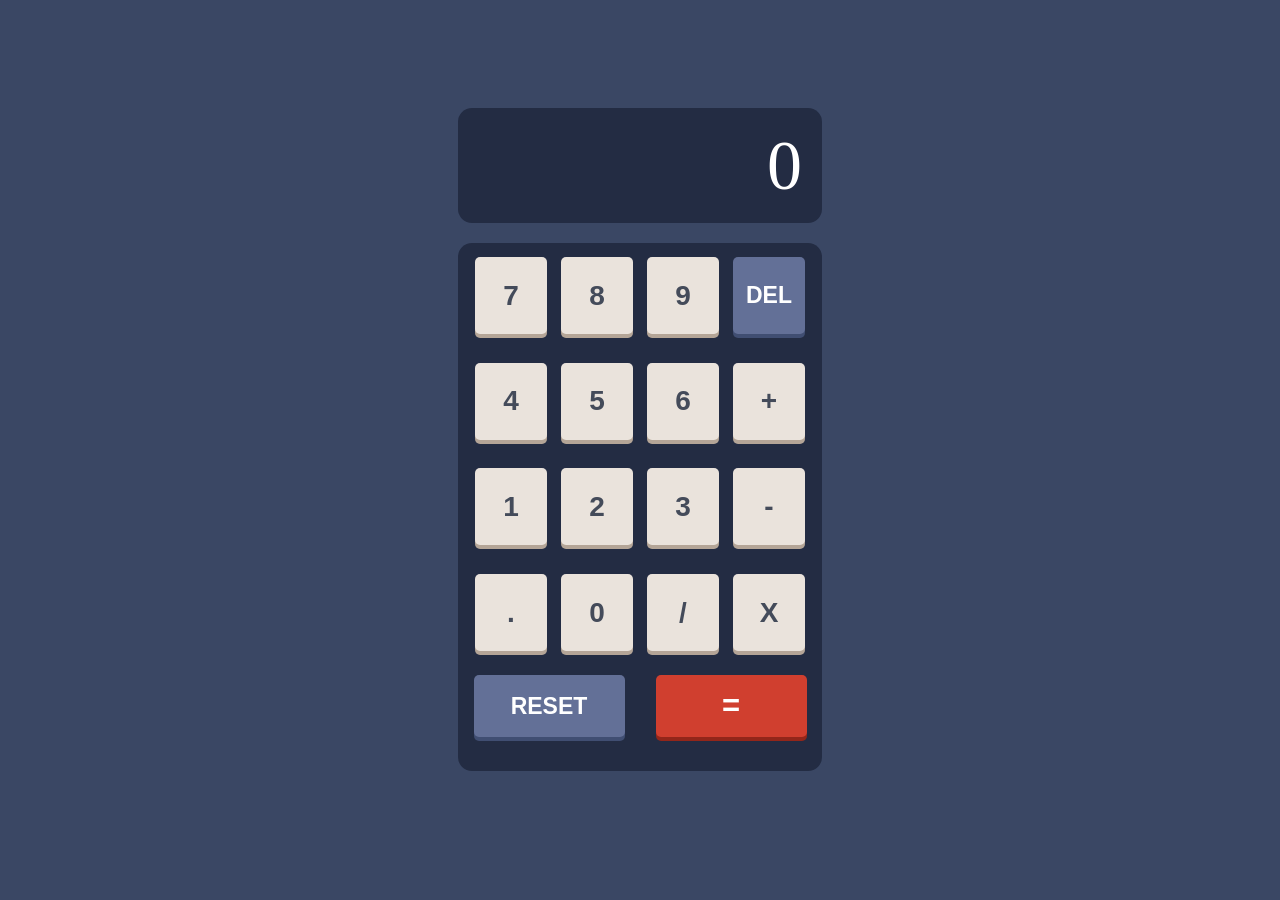
<file: index.html>
<!DOCTYPE html>
<html lang="en">

<head>
  <meta charset="UTF-8">
  <meta name="viewport" content="width=device-width, initial-scale=1.0">
  <!-- displays site properly based on user's device -->

  <link rel="stylesheet" href="./styles.css">

  <title>Frontend Mentor | Calculator app</title>

  <!-- Feel free to remove these styles or customise in your own stylesheet 👍 -->
  <style>
    .attribution {
      font-size: 11px;
      text-align: center;
    }

    .attribution a {
      color: hsl(228, 45%, 44%);
    }
  </style>

</head>

<body>

  <div class="calculator">

    <div class="display" data-screen>

    <span class="number">0</span>

    </div>

    <div class="number-pad">

      <!-- <div class="keys"> -->

      <div class="first-row">
        <div class="key"><button data-number>7</button></div>
        <div class="key"><button data-number>8</button></div>
        <div class="key"><button data-number>9</button></div>
        <div class="key"><button id="del" data-delete>DEL</button></div>
      </div>


      <div class="second-row">
        <div class="key"><button data-number>4</button></div>
        <div class="key"><button data-number>5</button></div>
        <div class="key"><button data-number>6</button></div>
        <div class="key"><button data-operation class="operation-button" onclick="changeColor()">+</button></div>
      </div>

      <div class="third-row">
        <div class="key"><button data-number>1</button></div>
        <div class="key"><button data-number>2</button></div>
        <div class="key"><button data-number>3</button></div>
        <div class="key"><button data-operation class="operation-button">-</button></div>
      </div>

      <div class="fourth-row">
        <div class="key"><button data-number>.</button></div>
        <div class="key"><button data-number>0</button></div>
        <div class="key"><button data-operation class="operation-button">/</button></div>
        <div class="key"><button data-operation  class="operation-button">X</button></div>
      </div>

      <div class="last-row">
        <div class="equation-button"><button id="reset" data-reset>RESET</button></div>
        <div class="equation-button"><button id="equals" data-equals>=</button></div>
      </div>
      <!-- </div> -->
    </div>


  </div>


  <script src="./script.js"></script>
</body>

</html>
</file>
<file: styles.css>
body{
    background-color: hsl(222, 26%, 31%);
    display: flex;
    justify-content: center;
    align-content: center;
}

.calculator{
    position: relative;
    top: 100px;
}

.display{
    width: 364px;
    height: 115px;
    border-radius: 14px;
    position: relative;
    margin-bottom:20px ;
    /* top: 10px; */
    background-color:hsl(223, 31%, 20%) ;
    display: flex;
    justify-content: flex-end;
    align-items: center;
}

.number{
    color: white;
    font-size: 70px;
    margin-right: 20px;
}

/*numbers pad ------------------------------------------------------*/

.number-pad{
    width: 364px;
    height: 528px;
    background-color: hsl(223, 31%, 20%);
    border-radius: 14px;
    display: grid;
    grid-template-columns: 1fr;
    grid-template-rows: 1fr 1fr 1fr 1fr 1fr;
    grid-template-areas: "1st" "2nd" "3rd" "4th" "equals reset";
    position: relative;
    /* top: 87px; */

}

.first-row{
    grid-area: 1st;
    display: flex;
    justify-content: space-around;
    align-items: center;
    margin-left: 10px;
    margin-right: 10px;
}

.second-row{
    grid-area: 2nd;
    display: flex;
    justify-content: space-around;
    align-items: center;
    margin-left: 10px;
    margin-right: 10px;
}

.third-row{
    grid-area:3rd;
    display: flex;
    justify-content: space-around;
    align-items: center;
    margin-left: 10px;
    margin-right: 10px;
}

.fourth-row{
    grid-area: 4th;
    display: flex;
    justify-content: space-around;
    align-items: center;
    margin-left: 10px;
    margin-right: 10px;
}

.last-row{
    display: flex;
    justify-content: space-around;
    margin-top: 10px;
}

/*KEYS---------------------------------------------*/
.key > button{
    background-color: hsl(30, 25%, 89%);
    border-radius: 5px;
    width: 72px;
    height: 77px;
    font-size: 28px;
    font-weight: bold;
    border: none;
    box-shadow: 0px 4px hsl(28, 16%, 65%);
    color: hsl(221, 14%, 31%);
}

.key > button:active {
    transform: translateY(1px);

  }



#del{
    background-color: hsl(225, 21%, 49%);
    box-shadow: 0px 4px hsl(224, 28%, 35%);
    color: white;
    font-size: 23px;
}

.equation-button > button{
    width: 151px;
    height: 62px;
    border: none;
    border-radius: 5px;
}

#reset{
    background-color: hsl(225, 21%, 49%);
    box-shadow: 0px 4px hsl(224, 28%, 35%);
    color: white;
    font-size: 23px;
    font-weight: bold;

}

#equals {
  background-color: hsl(6, 63%, 50%);
  box-shadow: 0px 4px hsl(6, 70%, 34%);
  color: white;
  font-size: 31px;
  font-weight: bold;
}

.button-pressed{
    background-color: rgb(204, 22, 22);
}

/*maybe make a grid with 3 seperate rows
inside each row i can display flex to have everything centerd
but on the numpad itself i can make it a grid so that it

i can have one column with four seprate rows*/
</file>
<file: calculator-app-main/calculator-app-main/styles.css>
body{
    background-color: hsl(222, 26%, 31%);
    display: flex;
    justify-content: center;
    align-content: center;
}

.calculator{
    position: relative;
    top: 100px;
}

.display{
    width: 364px;
    height: 115px;
    border-radius: 14px;
    position: relative;
    margin-bottom:20px ;
    /* top: 10px; */
    background-color:hsl(223, 31%, 20%) ;
    display: flex;
    justify-content: flex-end;
    align-items: center;
}

.number{
    color: white;
    font-size: 70px;
    margin-right: 20px;
}

/*numbers pad ------------------------------------------------------*/

.number-pad{
    width: 364px;
    height: 528px;
    background-color: hsl(223, 31%, 20%);
    border-radius: 14px;
    display: grid;
    grid-template-columns: 1fr;
    grid-template-rows: 1fr 1fr 1fr 1fr 1fr;
    grid-template-areas: "1st" "2nd" "3rd" "4th" "equals reset";
    position: relative;
    /* top: 87px; */

}

.first-row{
    grid-area: 1st;
    display: flex;
    justify-content: space-around;
    align-items: center;
    margin-left: 10px;
    margin-right: 10px;
}

.second-row{
    grid-area: 2nd;
    display: flex;
    justify-content: space-around;
    align-items: center;
    margin-left: 10px;
    margin-right: 10px;
}

.third-row{
    grid-area:3rd;
    display: flex;
    justify-content: space-around;
    align-items: center;
    margin-left: 10px;
    margin-right: 10px;
}

.fourth-row{
    grid-area: 4th;
    display: flex;
    justify-content: space-around;
    align-items: center;
    margin-left: 10px;
    margin-right: 10px;
}

.last-row{
    display: flex;
    justify-content: space-around;
    margin-top: 10px;
}

/*KEYS---------------------------------------------*/
.key > button{
    background-color: hsl(30, 25%, 89%);
    border-radius: 5px;
    width: 72px;
    height: 77px;
    font-size: 28px;
    font-weight: bold;
    border: none;
    box-shadow: 0px 4px hsl(28, 16%, 65%);
    color: hsl(221, 14%, 31%);
}

#del{
    background-color: hsl(225, 21%, 49%);
    box-shadow: 0px 4px hsl(224, 28%, 35%);
    color: white;
    font-size: 23px;
}

.equation-button > button{
    width: 151px;
    height: 62px;
    border: none;
    border-radius: 5px;
}

#reset{
    background-color: hsl(225, 21%, 49%);
    box-shadow: 0px 4px hsl(224, 28%, 35%);
    color: white;
    font-size: 23px;
    font-weight: bold;

}

#equals {
  background-color: hsl(6, 63%, 50%);
  box-shadow: 0px 4px hsl(6, 70%, 34%);
  color: white;
    font-size: 31px;
    font-weight: bold;
}

/*maybe make a grid with 3 seperate rows
inside each row i can display flex to have everything centerd
but on the numpad itself i can make it a grid so that it

i can have one column with four seprate rows*/
</file>
